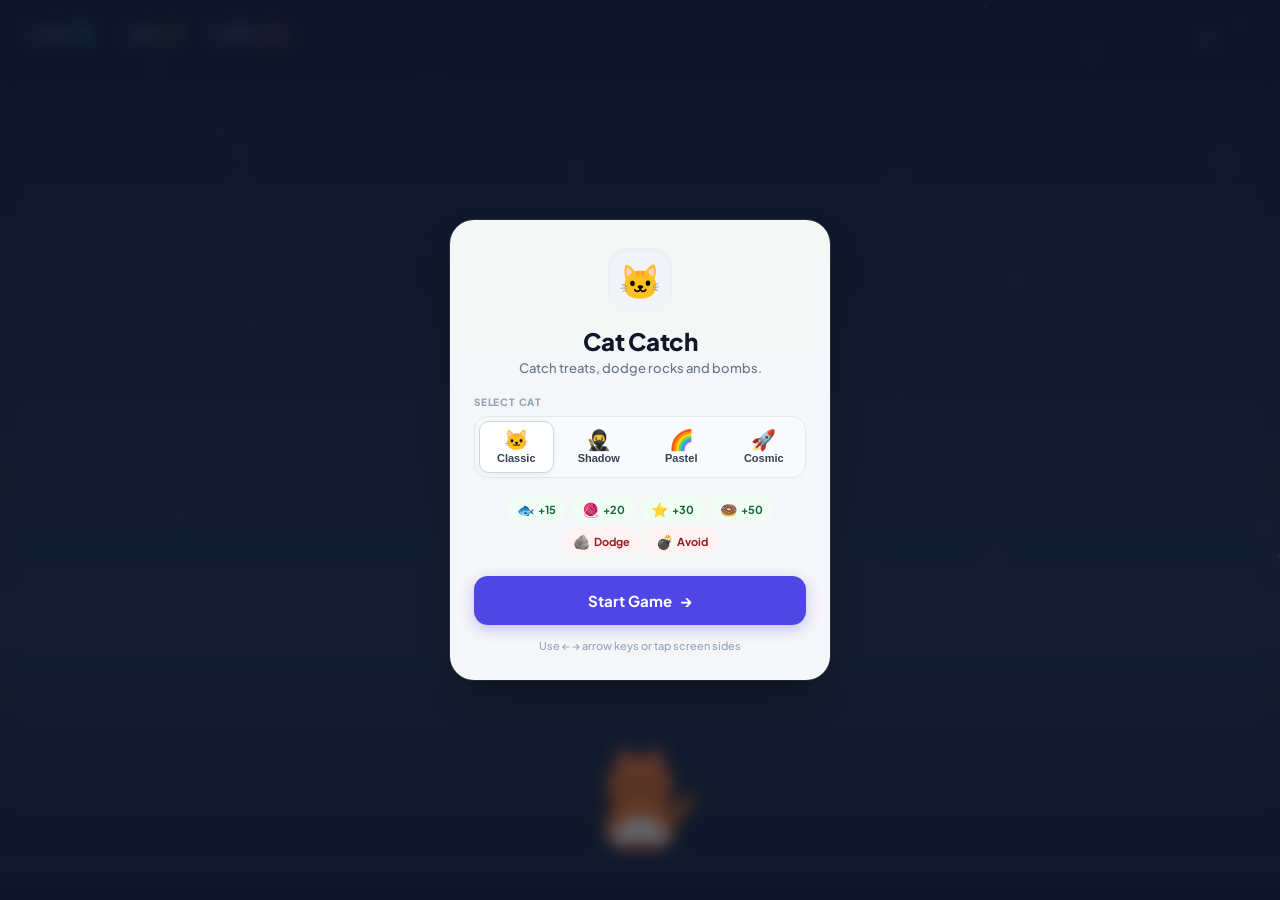
<file: index.html>
<!DOCTYPE html>
<html lang="en">
<head>
  <meta charset="UTF-8">
  <meta name="viewport" content="width=device-width, initial-scale=1.0, maximum-scale=1.0, user-scalable=no">
  <title>Cat Catch - Minimal Arcade</title>
  <link rel="preconnect" href="https://fonts.googleapis.com">
  <link rel="preconnect" href="https://fonts.gstatic.com" crossorigin>
  <link href="https://fonts.googleapis.com/css2?family=Plus+Jakarta+Sans:wght@400;500;600;700;800&display=swap" rel="stylesheet">
  <link rel="stylesheet" href="cat-catch.css">
</head>
<body>
  <main id="gameShell">
    <canvas id="gameCanvas" aria-label="Cat Catch game canvas"></canvas>

    <!-- Top HUD Bar -->
    <header class="topbar">
      <div class="hud-group">
        <div class="hud-pill score-pill">
          <span class="hud-label">SCORE</span>
          <span id="score" class="hud-val">0</span>
        </div>
        <div class="hud-pill level-pill">
          <span class="hud-label">LEVEL</span>
          <span id="level" class="hud-val">1</span>
        </div>
        <div class="hud-pill combo-pill">
          <span class="hud-label">COMBO</span>
          <span id="combo" class="hud-val">0x</span>
        </div>
      </div>
    </header>

    <!-- Toast Notification Message -->
    <div id="message" class="toast-msg"></div>

    <!-- Start Overlay Modal -->
    <div id="startOverlay" class="overlay">
      <div class="modal-card">
        <div class="mascot-badge" id="menuMascot">🐱</div>
        
        <h1 class="game-title">Cat Catch</h1>
        <p class="game-subtitle">Catch treats, dodge rocks and bombs.</p>

        <!-- Skin Selector -->
        <div class="section-box">
          <span class="section-label">SELECT CAT</span>
          <div class="skin-selector">
            <button class="skin-btn active" data-skin="tabby">
              <span class="skin-emoji">🐱</span>
              <span class="skin-name">Classic</span>
            </button>
            <button class="skin-btn" data-skin="ninja">
              <span class="skin-emoji">🥷</span>
              <span class="skin-name">Shadow</span>
            </button>
            <button class="skin-btn" data-skin="rainbow">
              <span class="skin-emoji">🌈</span>
              <span class="skin-name">Pastel</span>
            </button>
            <button class="skin-btn" data-skin="space">
              <span class="skin-emoji">🚀</span>
              <span class="skin-name">Cosmic</span>
            </button>
          </div>
        </div>

        <!-- Rules Overview -->
        <div class="rules-row">
          <div class="rule-chip good"><span class="chip-icon">🐟</span><span>+15</span></div>
          <div class="rule-chip good"><span class="chip-icon">🧶</span><span>+20</span></div>
          <div class="rule-chip good"><span class="chip-icon">⭐</span><span>+30</span></div>
          <div class="rule-chip good"><span class="chip-icon">🍩</span><span>+50</span></div>
          <div class="rule-chip bad"><span class="chip-icon">🪨</span><span>Dodge</span></div>
          <div class="rule-chip bad"><span class="chip-icon">💣</span><span>Avoid</span></div>
        </div>

        <!-- Primary Action Button -->
        <button id="startBtn" class="primary-btn">
          <span>Start Game</span>
          <span class="btn-arrow">→</span>
        </button>

        <span class="control-hint">Use ← → arrow keys or tap screen sides</span>
      </div>
    </div>

    <!-- Game Over Overlay Modal -->
    <div id="gameOverOverlay" class="overlay hidden">
      <div class="modal-card">
        <div class="mascot-badge gameover-badge">🙀</div>

        <h2 class="game-title">Game Over</h2>
        <p id="gameOverReason" class="game-subtitle">You bumped into an obstacle!</p>

        <div class="score-summary">
          <div class="score-stat">
            <span class="stat-label">SCORE</span>
            <span id="finalScore" class="stat-val">0</span>
          </div>
          <div class="stat-divider"></div>
          <div class="score-stat">
            <span class="stat-label">BEST</span>
            <span id="bestScore" class="stat-val Highlight">0</span>
          </div>
        </div>

        <button id="restartBtn" class="primary-btn">
          <span>Play Again</span>
          <span class="btn-arrow">↻</span>
        </button>
      </div>
    </div>

    <!-- Touch Control Zones -->
    <div class="touch-zone left-zone" data-dir="left"></div>
    <div class="touch-zone right-zone" data-dir="right"></div>
  </main>

  <script src="cat-catch.js"></script>
</body>
</html>
</file>
<file: cat-catch.css>
/* ==========================================
   MINIMAL ARCADE UI DESIGN SYSTEM
   ========================================== */

:root {
  --font-main: 'Plus Jakarta Sans', -apple-system, BlinkMacSystemFont, sans-serif;
  
  /* Color Palette - Human Minimalist Dark Slate & Indigo Accent */
  --bg-dark: #0f172a;
  --card-bg: rgba(255, 255, 255, 0.96);
  --card-text: #0f172a;
  --text-muted: #64748b;
  --accent: #4f46e5;
  --accent-hover: #4338ca;
  --accent-light: #eef2ff;
  
  --hud-bg: rgba(15, 23, 42, 0.65);
  --hud-border: rgba(255, 255, 255, 0.12);
  --hud-text: #f8fafc;
  
  --radius-sm: 8px;
  --radius-md: 14px;
  --radius-lg: 24px;
  --radius-pill: 9999px;
  
  --shadow-card: 0 20px 40px -15px rgba(0, 0, 0, 0.4), 0 0 0 1px rgba(255, 255, 255, 0.1);
  --shadow-btn: 0 4px 14px rgba(79, 70, 229, 0.3);
}

* {
  box-sizing: border-box;
  margin: 0;
  padding: 0;
  -webkit-tap-highlight-color: transparent;
  user-select: none;
}

html, body {
  width: 100%;
  height: 100%;
  overflow: hidden;
  font-family: var(--font-main);
  background: var(--bg-dark);
  color: #fff;
  touch-action: none;
}

#gameShell {
  position: relative;
  width: 100vw;
  height: 100dvh;
  overflow: hidden;
  background: radial-gradient(circle at 50% 30%, #1e293b 0%, #0f172a 100%);
}

#gameCanvas {
  position: absolute;
  inset: 0;
  width: 100%;
  height: 100%;
  display: block;
}

/* ==========================================
   TOPBAR HUD
   ========================================== */
.topbar {
  position: absolute;
  top: max(16px, env(safe-area-inset-top));
  left: 16px;
  right: 16px;
  display: flex;
  justify-content: space-between;
  align-items: center;
  z-index: 10;
  pointer-events: none;
}

.hud-group {
  display: flex;
  align-items: center;
  gap: 8px;
  pointer-events: auto;
}

.hud-pill {
  background: var(--hud-bg);
  backdrop-filter: blur(12px);
  -webkit-backdrop-filter: blur(12px);
  border: 1px solid var(--hud-border);
  border-radius: var(--radius-pill);
  padding: 6px 14px;
  display: flex;
  align-items: center;
  gap: 8px;
  box-shadow: 0 4px 12px rgba(0, 0, 0, 0.15);
}

.hud-label {
  font-size: 10px;
  font-weight: 700;
  letter-spacing: 0.8px;
  color: #94a3b8;
}

.hud-val {
  font-size: 15px;
  font-weight: 800;
  color: var(--hud-text);
}

#score { color: #38bdf8; }
#level { color: #facc15; }
#combo { color: #f43f5e; }

.icon-btn {
  pointer-events: auto;
  width: 42px;
  height: 42px;
  border-radius: var(--radius-pill);
  background: var(--hud-bg);
  backdrop-filter: blur(12px);
  -webkit-backdrop-filter: blur(12px);
  border: 1px solid var(--hud-border);
  color: #fff;
  display: flex;
  align-items: center;
  justify-content: center;
  font-size: 18px;
  cursor: pointer;
  transition: all 0.2s ease;
  box-shadow: 0 4px 12px rgba(0, 0, 0, 0.15);
}

.icon-btn:hover {
  background: rgba(255, 255, 255, 0.15);
  transform: translateY(-1px);
}

.icon-btn:active {
  transform: translateY(1px);
}

/* ==========================================
   TOAST NOTIFICATION
   ========================================== */
.toast-msg {
  position: absolute;
  top: 75px;
  left: 50%;
  transform: translateX(-50%) translateY(-10px) scale(0.95);
  opacity: 0;
  pointer-events: none;
  background: var(--hud-bg);
  backdrop-filter: blur(16px);
  -webkit-backdrop-filter: blur(16px);
  border: 1px solid rgba(255, 255, 255, 0.2);
  border-radius: var(--radius-pill);
  padding: 8px 20px;
  font-size: 14px;
  font-weight: 700;
  color: #fff;
  box-shadow: 0 10px 25px rgba(0, 0, 0, 0.25);
  z-index: 15;
  transition: all 0.25s cubic-bezier(0.16, 1, 0.3, 1);
  white-space: nowrap;
}

.toast-msg.show {
  opacity: 1;
  transform: translateX(-50%) translateY(0) scale(1);
}

/* ==========================================
   MODAL OVERLAYS
   ========================================== */
.overlay {
  position: absolute;
  inset: 0;
  background: rgba(15, 23, 42, 0.65);
  backdrop-filter: blur(8px);
  -webkit-backdrop-filter: blur(8px);
  display: flex;
  align-items: center;
  justify-content: center;
  z-index: 30;
  padding: 20px;
  transition: opacity 0.25s ease;
}

.overlay.hidden {
  display: none !important;
}

.modal-card {
  width: min(380px, 92vw);
  background: var(--card-bg);
  color: var(--card-text);
  border-radius: var(--radius-lg);
  padding: 28px 24px;
  box-shadow: var(--shadow-card);
  text-align: center;
  display: flex;
  flex-direction: column;
  align-items: center;
  animation: modalIn 0.3s cubic-bezier(0.16, 1, 0.3, 1);
}

@keyframes modalIn {
  from { opacity: 0; transform: scale(0.94) translateY(12px); }
  to { opacity: 1; transform: scale(1) translateY(0); }
}

.mascot-badge {
  width: 64px;
  height: 64px;
  border-radius: 20px;
  background: #f1f5f9;
  display: flex;
  align-items: center;
  justify-content: center;
  font-size: 34px;
  margin-bottom: 14px;
  box-shadow: inset 0 2px 4px rgba(0, 0, 0, 0.04);
}

.gameover-badge {
  background: #fef2f2;
}

.game-title {
  font-size: 24px;
  font-weight: 800;
  letter-spacing: -0.5px;
  color: #0f172a;
  margin-bottom: 4px;
}

.game-subtitle {
  font-size: 13px;
  color: var(--text-muted);
  font-weight: 500;
  margin-bottom: 20px;
}

/* Skin Selector */
.section-box {
  width: 100%;
  margin-bottom: 18px;
}

.section-label {
  display: block;
  font-size: 10px;
  font-weight: 800;
  letter-spacing: 0.8px;
  color: #94a3b8;
  margin-bottom: 8px;
  text-align: left;
}

.skin-selector {
  display: grid;
  grid-template-columns: repeat(4, 1fr);
  gap: 8px;
  background: #f8fafc;
  padding: 4px;
  border-radius: var(--radius-md);
  border: 1px solid #e2e8f0;
}

.skin-btn {
  background: transparent;
  border: 1px solid transparent;
  border-radius: 10px;
  padding: 8px 4px;
  display: flex;
  flex-direction: column;
  align-items: center;
  gap: 2px;
  cursor: pointer;
  transition: all 0.15s ease;
}

.skin-btn:hover {
  background: rgba(255, 255, 255, 0.8);
}

.skin-btn.active {
  background: #ffffff;
  border-color: #cbd5e1;
  box-shadow: 0 2px 6px rgba(0, 0, 0, 0.06);
}

.skin-emoji {
  font-size: 20px;
  line-height: 1;
}

.skin-name {
  font-size: 11px;
  font-weight: 700;
  color: #334155;
}

/* Rules Row */
.rules-row {
  display: flex;
  flex-wrap: wrap;
  gap: 6px;
  justify-content: center;
  width: 100%;
  margin-bottom: 22px;
}

.rule-chip {
  background: #f1f5f9;
  border-radius: var(--radius-pill);
  padding: 4px 10px;
  display: flex;
  align-items: center;
  gap: 4px;
  font-size: 11px;
  font-weight: 700;
  color: #475569;
}

.rule-chip.good { background: #f0fdf4; color: #166534; }
.rule-chip.bad { background: #fef2f2; color: #991b1b; }

.chip-icon {
  font-size: 14px;
}

/* Action Button */
.primary-btn {
  width: 100%;
  background: var(--accent);
  color: #ffffff;
  border: none;
  border-radius: var(--radius-md);
  padding: 14px;
  font-family: var(--font-main);
  font-size: 15px;
  font-weight: 700;
  cursor: pointer;
  display: flex;
  align-items: center;
  justify-content: center;
  gap: 8px;
  box-shadow: var(--shadow-btn);
  transition: all 0.2s ease;
}

.primary-btn:hover {
  background: var(--accent-hover);
  transform: translateY(-1px);
  box-shadow: 0 6px 18px rgba(79, 70, 229, 0.4);
}

.primary-btn:active {
  transform: translateY(1px);
}

.btn-arrow {
  font-size: 16px;
  transition: transform 0.2s ease;
}

.primary-btn:hover .btn-arrow {
  transform: translateX(3px);
}

.control-hint {
  display: block;
  margin-top: 14px;
  font-size: 11px;
  font-weight: 500;
  color: #94a3b8;
}

/* Score Summary (Game Over) */
.score-summary {
  display: flex;
  align-items: center;
  justify-content: center;
  gap: 24px;
  width: 100%;
  background: #f8fafc;
  border-radius: var(--radius-md);
  border: 1px solid #e2e8f0;
  padding: 16px;
  margin-bottom: 22px;
}

.score-stat {
  display: flex;
  flex-direction: column;
  align-items: center;
}

.stat-label {
  font-size: 10px;
  font-weight: 800;
  letter-spacing: 0.8px;
  color: #94a3b8;
  margin-bottom: 2px;
}

.stat-val {
  font-size: 22px;
  font-weight: 800;
  color: #0f172a;
}

.stat-val.Highlight {
  color: #10b981;
}

.stat-divider {
  width: 1px;
  height: 32px;
  background: #cbd5e1;
}

/* Touch Control Zones */
.touch-zone {
  position: absolute;
  top: 0;
  bottom: 0;
  width: 50%;
  z-index: 5;
}

.left-zone { left: 0; }
.right-zone { right: 0; }
</file>
